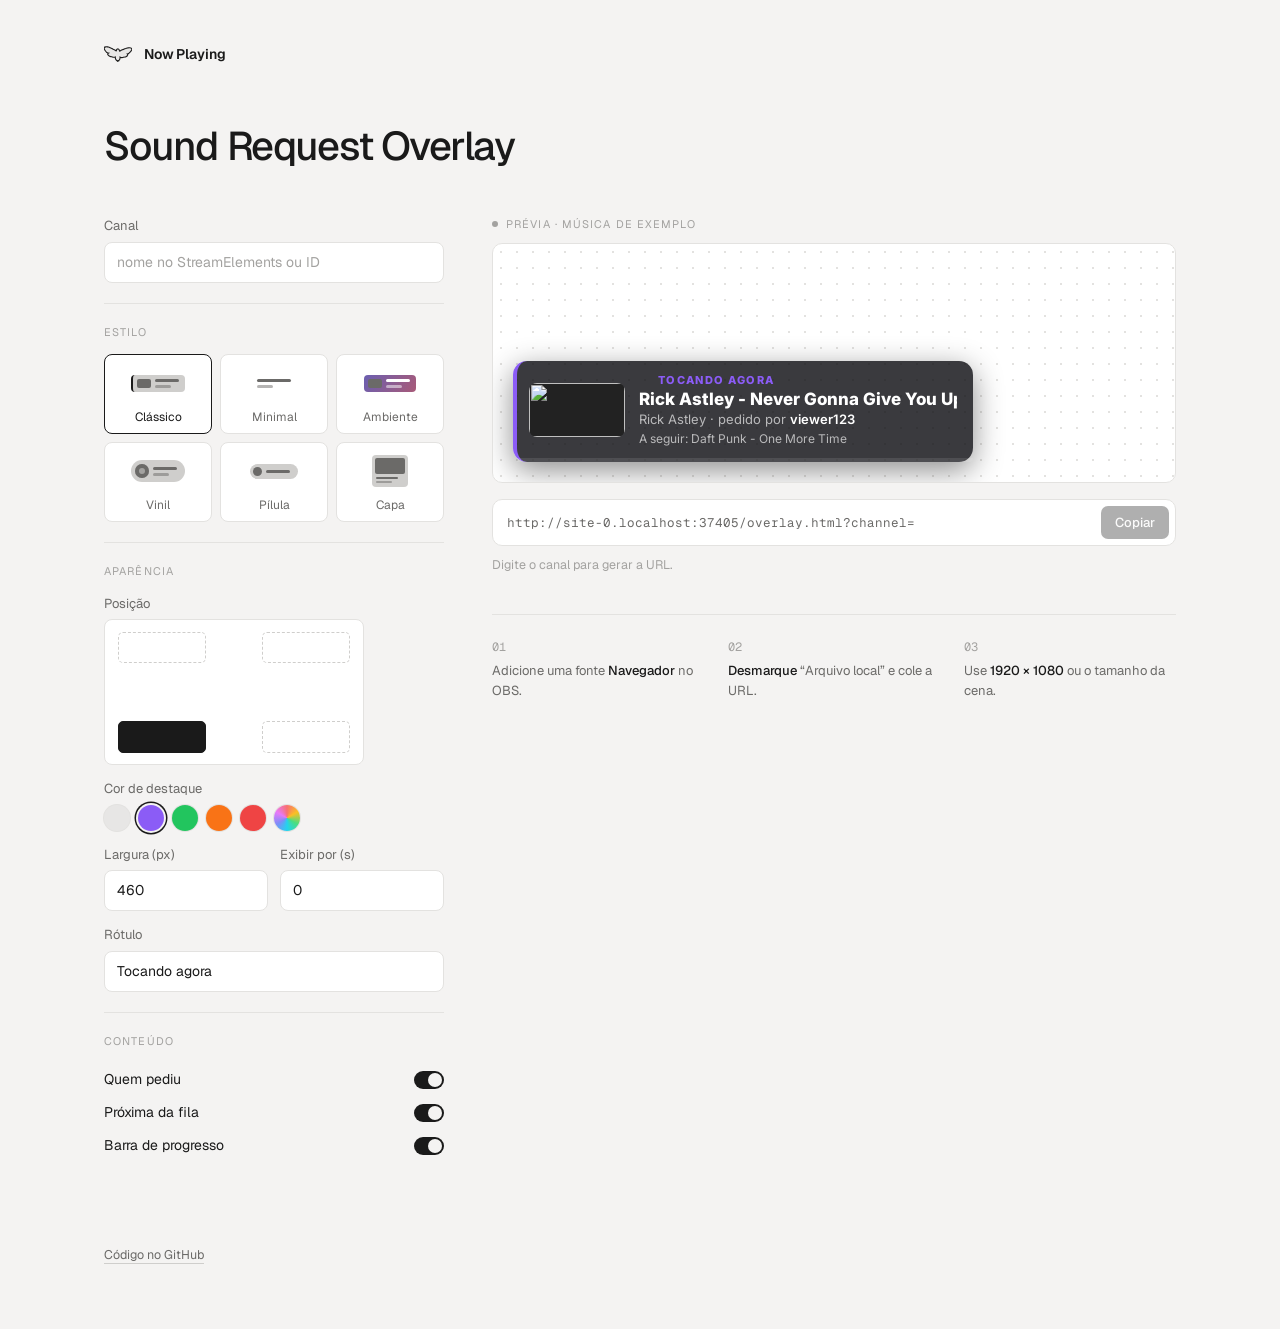
<file: index.html>
<!DOCTYPE html>
<html lang="pt-BR">
<head>
<meta charset="UTF-8">
<meta name="viewport" content="width=device-width, initial-scale=1">
<title>Sound Request Overlay</title>
<link rel="icon" type="image/svg+xml" href="favicon.svg">
<link rel="preconnect" href="https://fonts.googleapis.com">
<link rel="preconnect" href="https://fonts.gstatic.com" crossorigin>
<link href="https://fonts.googleapis.com/css2?family=Geist:wght@400;500;600&family=Geist+Mono:wght@400&display=swap" rel="stylesheet">
<link rel="stylesheet" href="index.css">
</head>
<body>
<div class="wrap">
  <header>
    <img src="favicon.svg" alt="">
    <span class="name">Now Playing</span>
  </header>

  <h1>Sound Request Overlay</h1>

  <div class="layout">
    <form id="form" autocomplete="off" onsubmit="return false">
      <div class="group">
        <label class="field">
          <span>Canal</span>
          <input type="text" id="channel" placeholder="nome no StreamElements ou ID" spellcheck="false">
        </label>
      </div>

      <div class="group">
        <div class="group-title">Estilo</div>
        <div class="themes" role="group" aria-label="Estilo">
            <button type="button" class="theme" data-theme="classic"><span class="mini mini-classic"><span class="m"><i class="a"></i><span class="ls"><i></i><i></i></span></span></span><span>Clássico</span></button>
            <button type="button" class="theme" data-theme="minimal"><span class="mini mini-minimal"><span class="m"><i class="a"></i><span class="ls"><i></i><i></i></span></span></span><span>Minimal</span></button>
            <button type="button" class="theme" data-theme="ambient"><span class="mini mini-ambient"><span class="m"><i class="a"></i><span class="ls"><i></i><i></i></span></span></span><span>Ambiente</span></button>
            <button type="button" class="theme" data-theme="vinyl"><span class="mini mini-vinyl"><span class="m"><i class="a"></i><span class="ls"><i></i><i></i></span></span></span><span>Vinil</span></button>
            <button type="button" class="theme" data-theme="pill"><span class="mini mini-pill"><span class="m"><i class="a"></i><span class="ls"><i></i><i></i></span></span></span><span>Pílula</span></button>
            <button type="button" class="theme" data-theme="cover"><span class="mini mini-cover"><span class="m"><i class="a"></i><span class="ls"><i></i><i></i></span></span></span><span>Capa</span></button>
        </div>
      </div>

      <div class="group">
        <div class="group-title">Aparência</div>
        <div class="field">
          <span>Posição</span>
          <div class="corners" role="group" aria-label="Posição">
            <button type="button" data-pos="top-left" aria-label="Superior esquerda"></button>
            <button type="button" data-pos="top-right" aria-label="Superior direita"></button>
            <button type="button" data-pos="bottom-left" aria-label="Inferior esquerda"></button>
            <button type="button" data-pos="bottom-right" aria-label="Inferior direita"></button>
          </div>
        </div>
        <div class="field">
          <span>Cor de destaque</span>
          <div class="swatches" id="swatches">
            <button type="button" class="swatch" style="--c:#e7e6e5" data-color="#e7e6e5" aria-label="Off-white"></button>
            <button type="button" class="swatch" style="--c:#8b5cf6" data-color="#8b5cf6" aria-label="Violeta"></button>
            <button type="button" class="swatch" style="--c:#22c55e" data-color="#22c55e" aria-label="Verde"></button>
            <button type="button" class="swatch" style="--c:#f97316" data-color="#f97316" aria-label="Laranja"></button>
            <button type="button" class="swatch" style="--c:#ef4444" data-color="#ef4444" aria-label="Vermelho"></button>
            <label class="swatch custom" aria-label="Cor personalizada"><input type="color" id="customColor"></label>
          </div>
        </div>
        <div class="row">
          <label class="field"><span>Largura (px)</span><input type="number" id="width" value="460" min="280" max="1200" step="10"></label>
          <label class="field"><span>Exibir por (s)</span><input type="number" id="showFor" value="0" min="0" placeholder="0 = sempre"></label>
        </div>
        <label class="field"><span>Rótulo</span><input type="text" id="label" value="Tocando agora"></label>
      </div>

      <div class="group">
        <div class="group-title">Conteúdo</div>
        <label class="toggle">Quem pediu<input type="checkbox" id="requester" checked><span class="switch"></span></label>
        <label class="toggle">Próxima da fila<input type="checkbox" id="next" checked><span class="switch"></span></label>
        <label class="toggle">Barra de progresso<input type="checkbox" id="progress" checked><span class="switch"></span></label>
      </div>
    </form>

    <section class="preview-col">
      <div class="stage-label" id="stageLabel"><span class="dot"></span><span id="stageText">Prévia</span></div>
      <div class="stage" id="stage">
        <iframe id="preview" title="Prévia do overlay"></iframe>
      </div>

      <div class="url">
        <code id="url"></code>
        <button type="button" class="btn" id="copy">Copiar</button>
      </div>
      <div class="hint" id="hint"></div>

      <div class="steps">
        <div>Adicione uma fonte <b>Navegador</b> no OBS.</div>
        <div><b>Desmarque</b> “Arquivo local” e cole a URL.</div>
        <div>Use <b>1920 × 1080</b> ou o tamanho da cena.</div>
      </div>
    </section>
  </div>

  <footer>
    <a href="https://github.com/caue-r/sound-request-overlay-streamelements" target="_blank" rel="noopener">Código no GitHub</a>
  </footer>
</div>

<script src="index.js"></script>
</body>
</html>
</file>
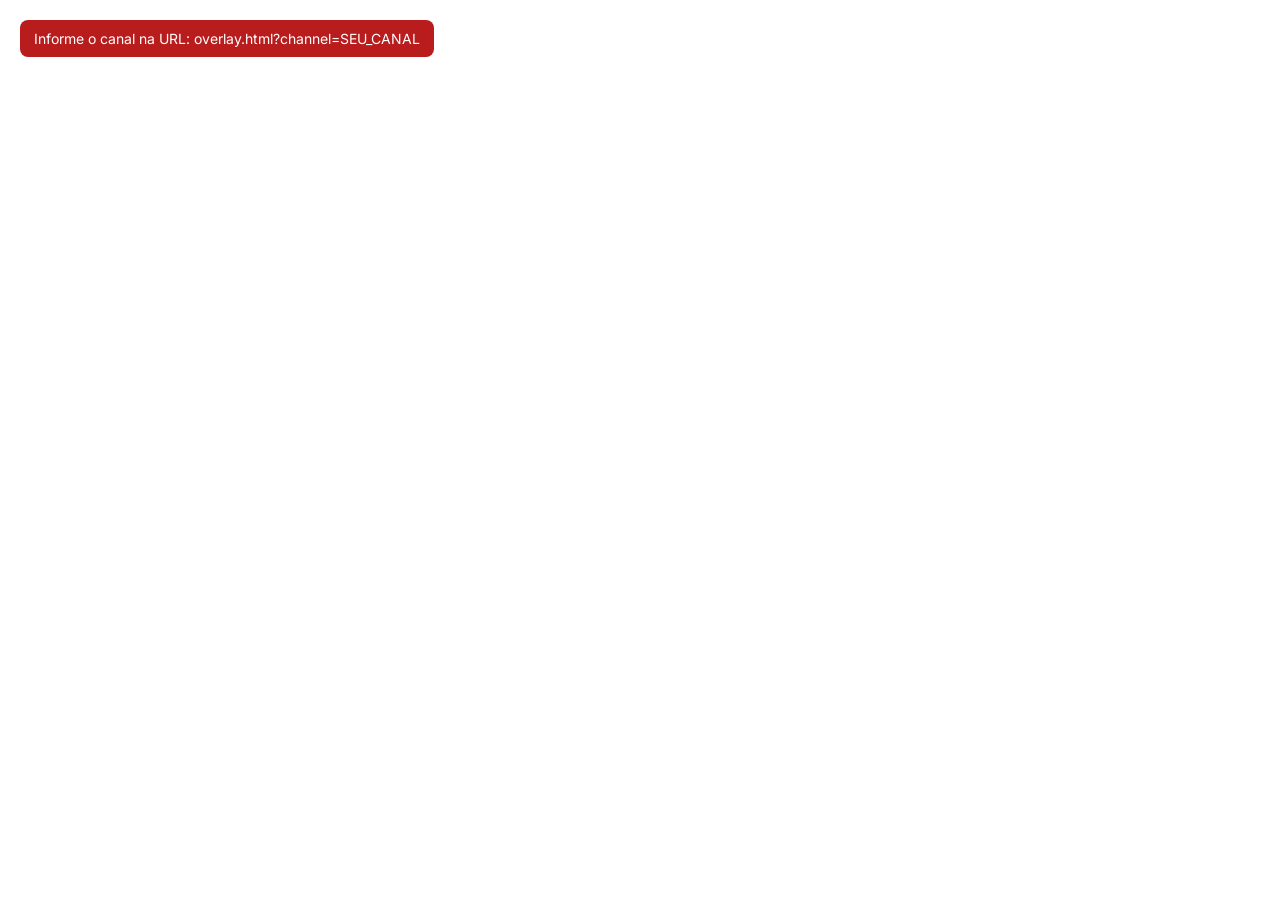
<file: overlay.html>
<!DOCTYPE html>
<html lang="pt-BR">
<head>
<meta charset="UTF-8">
<title>Sound Request Overlay</title>
<link rel="preconnect" href="https://fonts.googleapis.com">
<link href="https://fonts.googleapis.com/css2?family=Inter:wght@400;600;800&display=swap" rel="stylesheet">
<link rel="stylesheet" href="overlay.css">
</head>
<body class="theme-classic">
  <div id="card">
    <div id="bg"></div>
    <div id="art"><img id="thumb" alt=""></div>
    <div id="info">
      <div id="label"><span class="eq"><i></i><i></i><i></i></span><span id="labelText">Tocando agora</span></div>
      <div id="title" class="marquee"><span></span></div>
      <div id="meta"></div>
      <div id="next" class="marquee"><span></span></div>
    </div>
    <div id="progress"><div id="bar"></div></div>
  </div>
  <div id="error"></div>

<script src="overlay.js"></script>
</body>
</html>
</file>
<file: index.css>
:root {
  --bg: #111111;
  --surface: #1a1a1a;
  --line: #2a2a2a;
  --line-strong: #3a3a3a;
  --text: #e7e6e5;
  --muted: #8a8987;
  --faint: #5c5b5a;
  --radius: 10px;
}
@media (prefers-color-scheme: light) {
  :root {
    --bg: #f4f3f2;
    --surface: #ffffff;
    --line: #e3e2e0;
    --line-strong: #cfcecc;
    --text: #1a1a1a;
    --muted: #6b6a68;
    --faint: #a3a2a0;
  }
}

* { box-sizing: border-box; }
html { -webkit-font-smoothing: antialiased; }
body {
  margin: 0; background: var(--bg); color: var(--text);
  font: 14px/1.5 'Geist', system-ui, sans-serif;
}
::selection { background: var(--text); color: var(--bg); }

.wrap { max-width: 1120px; margin: 0 auto; padding: 40px 24px 64px; }

header { display: flex; align-items: center; gap: 12px; margin-bottom: 56px; }
header img { width: 28px; height: 28px; }
header .name { font-weight: 600; letter-spacing: -0.01em; }

h1 {
  font-size: clamp(28px, 4vw, 40px); font-weight: 500;
  letter-spacing: -0.035em; line-height: 1.1; margin: 0 0 48px;
}

.layout { display: grid; grid-template-columns: 340px 1fr; gap: 48px; align-items: start; }
@media (max-width: 880px) { .layout { grid-template-columns: 1fr; gap: 32px; } }

/* ---- form ---- */
.group { padding: 20px 0; border-top: 1px solid var(--line); }
.group:first-child { border-top: 0; padding-top: 0; }
.group-title {
  font-size: 11px; text-transform: uppercase; letter-spacing: 0.1em;
  color: var(--faint); margin-bottom: 14px;
}
.field { display: block; margin-bottom: 14px; }
.field:last-child { margin-bottom: 0; }
.field > span { display: block; color: var(--muted); font-size: 13px; margin-bottom: 6px; }

input[type=text], input[type=number] {
  width: 100%; padding: 9px 12px;
  background: var(--surface); color: var(--text);
  border: 1px solid var(--line); border-radius: 8px;
  font: inherit; outline: none; transition: border-color .15s;
}
input[type=text]:focus, input[type=number]:focus { border-color: var(--muted); }
input::placeholder { color: var(--faint); }
.row { display: grid; grid-template-columns: 1fr 1fr; gap: 12px; }

/* posição: mini tela com 4 cantos */
.corners {
  position: relative; aspect-ratio: 16 / 9; width: 100%; max-width: 260px;
  border: 1px solid var(--line); border-radius: 8px; background: var(--surface);
}
.corners button {
  position: absolute; width: 34%; height: 22%;
  border: 1px dashed var(--line-strong); border-radius: 5px;
  background: transparent; cursor: pointer; transition: all .15s;
}
.corners button:hover { border-color: var(--muted); }
.corners button[aria-pressed=true] { background: var(--text); border: 1px solid var(--text); }
.corners [data-pos=top-left]     { top: 8%;  left: 5%; }
.corners [data-pos=top-right]    { top: 8%;  right: 5%; }
.corners [data-pos=bottom-left]  { bottom: 8%; left: 5%; }
.corners [data-pos=bottom-right] { bottom: 8%; right: 5%; }

/* estilos */
.themes { display: grid; grid-template-columns: repeat(3, 1fr); gap: 8px; }
.theme {
  display: flex; flex-direction: column; align-items: center; gap: 8px;
  padding: 10px 6px 8px; cursor: pointer;
  background: var(--surface); color: var(--muted);
  border: 1px solid var(--line); border-radius: 8px;
  font: 12px 'Geist', sans-serif; transition: border-color .15s, color .15s;
}
.theme:hover { border-color: var(--line-strong); }
.theme[aria-pressed=true] { border-color: var(--text); color: var(--text); }
.mini { height: 36px; width: 100%; display: flex; align-items: center; justify-content: center; }
.mini i { display: block; }
.m { display: flex; align-items: center; gap: 4px; padding: 4px 6px 4px 4px; border-radius: 4px; background: var(--line-strong); }
.m .a { width: 14px; height: 9px; border-radius: 2px; background: var(--muted); flex: none; }
.m .ls { display: flex; flex-direction: column; gap: 3px; }
.m .ls i { height: 3px; width: 24px; border-radius: 2px; background: var(--muted); }
.m .ls i + i { width: 16px; opacity: .5; }
.mini-classic .m { border-left: 2px solid var(--text); }
.mini-minimal .m { background: none; padding: 0; }
.mini-minimal .a { display: none; }
.mini-minimal .ls i { width: 34px; }
.mini-ambient .m { background: linear-gradient(120deg, #6b5fb0, #a85a78); }
.mini-ambient .ls i { background: #fff; }
.mini-vinyl .m { border-radius: 99px; padding-right: 8px; }
.mini-vinyl .a { width: 14px; height: 14px; border-radius: 50%; background: var(--faint); box-shadow: inset 0 0 0 4px var(--muted); }
.mini-pill .m { border-radius: 99px; padding: 3px 8px 3px 3px; }
.mini-pill .a { width: 9px; height: 9px; border-radius: 50%; }
.mini-pill .ls i + i { display: none; }
.mini-cover .m { flex-direction: column; align-items: stretch; padding: 3px; gap: 3px; }
.mini-cover .a { width: 30px; height: 16px; }
.mini-cover .ls { gap: 2px; padding: 0 1px 1px; }
.mini-cover .ls i { width: 22px; height: 2px; }

/* cores */
.swatches { display: flex; gap: 8px; align-items: center; }
.swatch {
  width: 26px; height: 26px; border-radius: 50%; cursor: pointer;
  border: 0; padding: 0; background: var(--c);
  box-shadow: 0 0 0 1px var(--line);
  transition: box-shadow .15s, transform .15s;
}
.swatch:hover { transform: scale(1.08); }
.swatch[aria-pressed=true] { box-shadow: 0 0 0 2px var(--bg), 0 0 0 3.5px var(--text); }
.swatch.custom {
  position: relative; overflow: hidden;
  background: conic-gradient(#f87171, #fbbf24, #4ade80, #22d3ee, #818cf8, #e879f9, #f87171);
}
.swatch.custom input { position: absolute; inset: 0; opacity: 0; cursor: pointer; }

/* toggles */
.toggle {
  display: flex; align-items: center; justify-content: space-between;
  padding: 6px 0; cursor: pointer; user-select: none;
}
.toggle input { position: absolute; opacity: 0; pointer-events: none; }
.switch {
  width: 30px; height: 18px; border-radius: 99px; flex: none;
  background: var(--line-strong); position: relative; transition: background .2s;
}
.switch::after {
  content: ''; position: absolute; top: 2px; left: 2px;
  width: 14px; height: 14px; border-radius: 50%;
  background: var(--bg); transition: transform .2s;
}
.toggle input:checked + .switch { background: var(--text); }
.toggle input:checked + .switch::after { transform: translateX(12px); }
.toggle input:focus-visible + .switch { outline: 2px solid var(--muted); outline-offset: 2px; }

/* ---- preview ---- */
.preview-col { position: sticky; top: 24px; min-width: 0; }
.stage {
  position: relative; height: 240px; overflow: hidden;
  border: 1px solid var(--line); border-radius: var(--radius);
  background-color: var(--surface);
  background-image: radial-gradient(var(--line) 1px, transparent 1px);
  background-size: 16px 16px;
}
.stage iframe {
  position: absolute; top: 0; left: 0; border: 0;
  transform-origin: 0 0; pointer-events: none;
}
.stage-label {
  display: flex; align-items: center; gap: 8px; margin-bottom: 10px;
  font-size: 11px; letter-spacing: 0.1em; text-transform: uppercase; color: var(--faint);
}
.stage-label .dot { width: 6px; height: 6px; border-radius: 50%; background: var(--faint); }
.stage-label.live { color: var(--muted); }
.stage-label.live .dot { background: #ef4444; animation: pulse 1.6s infinite; }
@keyframes pulse { 50% { opacity: .3; } }

.url {
  display: flex; align-items: center; gap: 8px; margin-top: 16px;
  padding: 6px 6px 6px 14px;
  background: var(--surface); border: 1px solid var(--line); border-radius: var(--radius);
}
.url code {
  flex: 1; min-width: 0; overflow: hidden; text-overflow: ellipsis; white-space: nowrap;
  font: 12.5px 'Geist Mono', ui-monospace, monospace; color: var(--muted);
}
.btn {
  flex: none; padding: 8px 14px; border: 0; border-radius: 7px; cursor: pointer;
  background: var(--text); color: var(--bg); font: 500 13px 'Geist', sans-serif;
  transition: opacity .15s;
}
.btn:hover { opacity: .85; }
.btn:disabled { opacity: .35; cursor: not-allowed; }
.hint { color: var(--faint); font-size: 12.5px; margin-top: 10px; min-height: 1.5em; }

.steps {
  display: grid; grid-template-columns: repeat(3, 1fr); gap: 24px;
  margin-top: 40px; padding-top: 24px; border-top: 1px solid var(--line);
  counter-reset: step;
}
@media (max-width: 600px) { .steps { grid-template-columns: 1fr; gap: 16px; } }
.steps div { color: var(--muted); font-size: 13px; counter-increment: step; }
.steps div::before {
  content: counter(step, decimal-leading-zero);
  display: block; font: 12px 'Geist Mono', monospace; color: var(--faint); margin-bottom: 6px;
}
.steps b { color: var(--text); font-weight: 500; }

footer { margin-top: 64px; color: var(--faint); font-size: 12.5px; }
footer a { color: var(--muted); text-decoration: none; border-bottom: 1px solid var(--line-strong); }
footer a:hover { color: var(--text); }
</file>
<file: overlay.css>
:root {
  --accent: #8b5cf6;
  --bg: rgba(15, 15, 20, 0.82);
  --text: #ffffff;
  --muted: rgba(255, 255, 255, 0.65);
  --width: 460px;
  --hide: translateX(-120%);
}
* { box-sizing: border-box; margin: 0; padding: 0; }
html, body { background: transparent; overflow: hidden; font-family: 'Inter', system-ui, sans-serif; }
body.pos-right { --hide: translateX(120%); }

/* ================= base ================= */
#card {
  position: absolute;
  left: 20px; bottom: 20px;
  width: var(--width);
  display: flex; gap: 14px; align-items: center;
  color: var(--text);
  transform: var(--hide);
  opacity: 0;
  transition: transform .6s cubic-bezier(.2, .9, .3, 1.2), opacity .4s ease;
}
#card.show { transform: none; opacity: 1; }
body.pos-right #card { left: auto; right: 20px; }
body.pos-top #card { bottom: auto; top: 20px; }

#bg { display: none; }
#art { position: relative; flex: 0 0 auto; width: 96px; height: 54px; }
#thumb { display: block; width: 100%; height: 100%; object-fit: cover; border-radius: 8px; background: #222; }
#info { position: relative; flex: 1 1 auto; min-width: 0; }
#label {
  font-size: 11px; font-weight: 800; letter-spacing: .12em;
  text-transform: uppercase; color: var(--accent);
  display: flex; align-items: center; gap: 6px;
}
.eq { display: inline-flex; gap: 2px; align-items: flex-end; height: 10px; flex: none; }
.eq i { width: 3px; background: var(--accent); animation: eq 1s infinite ease-in-out; }
.eq i:nth-child(2) { animation-delay: .2s; }
.eq i:nth-child(3) { animation-delay: .4s; }
@keyframes eq { 0%, 100% { height: 3px; } 50% { height: 10px; } }

.marquee { overflow: hidden; white-space: nowrap; }
.marquee span { display: inline-block; }
.marquee.scroll span { animation: marquee var(--dur, 10s) linear infinite; padding-right: 60px; }
@keyframes marquee { 0%, 15% { transform: translateX(0); } 100% { transform: translateX(-50%); } }

#title { font-size: 17px; font-weight: 800; margin-top: 2px; }
#meta { font-size: 13px; color: var(--muted); margin-top: 2px; white-space: nowrap; overflow: hidden; text-overflow: ellipsis; }
#meta b { color: var(--text); font-weight: 600; }
#meta .req:not(:first-child)::before { content: ' · '; }
#next { font-size: 12px; color: var(--muted); margin-top: 4px; }

#progress {
  position: absolute; left: 0; right: 0; bottom: 0;
  height: 4px; overflow: hidden;
  background: rgba(255, 255, 255, 0.1);
}
#bar { height: 100%; width: 0; background: var(--accent); transition: width 1s linear; }

/* ================= classic ================= */
.theme-classic #card {
  padding: 12px 16px 16px 12px;
  background: var(--bg);
  border-left: 4px solid var(--accent);
  border-radius: 14px;
  box-shadow: 0 8px 30px rgba(0, 0, 0, 0.45);
}
.theme-classic #progress { border-radius: 0 0 14px 0; }

/* ================= minimal: só texto, sem fundo ================= */
.theme-minimal #card {
  --hide: translateY(16px);
  padding-bottom: 10px;
  text-shadow: 0 1px 2px rgba(0, 0, 0, .8), 0 0 18px rgba(0, 0, 0, .5);
}
.theme-minimal.pos-right #card { text-align: right; }
.theme-minimal.pos-right #label { justify-content: flex-end; }
.theme-minimal #art { display: none; }
.theme-minimal #label { font-weight: 600; letter-spacing: .2em; }
.theme-minimal #title { font-size: 22px; font-weight: 600; letter-spacing: -0.01em; margin-top: 4px; }
.theme-minimal #meta { color: rgba(255, 255, 255, .8); }
.theme-minimal #progress { height: 2px; border-radius: 2px; background: rgba(255, 255, 255, .2); box-shadow: 0 1px 3px rgba(0, 0, 0, .5); }

/* ================= ambient: capa desfocada como fundo ================= */
.theme-ambient #card {
  padding: 14px 18px 18px 14px; gap: 16px;
  border-radius: 18px; overflow: hidden;
  background: #111;
  box-shadow: 0 10px 40px rgba(0, 0, 0, .5);
}
.theme-ambient #bg {
  display: block; position: absolute; inset: -30px;
  background-size: cover; background-position: center;
  filter: blur(26px) brightness(.5) saturate(1.5);
}
.theme-ambient #art { width: 112px; height: 63px; }
.theme-ambient #thumb { border-radius: 10px; box-shadow: 0 6px 18px rgba(0, 0, 0, .5); }
.theme-ambient #label { color: rgba(255, 255, 255, .85); }
.theme-ambient .eq i { background: rgba(255, 255, 255, .85); }
.theme-ambient #progress { left: 14px; right: 14px; bottom: 8px; height: 3px; border-radius: 3px; background: rgba(255, 255, 255, .18); }
.theme-ambient #bar { background: #fff; }

/* ================= vinyl: disco girando ================= */
.theme-vinyl #card {
  padding: 10px 28px 16px 10px; gap: 16px;
  background: var(--bg);
  border-radius: 60px;
  box-shadow: 0 8px 30px rgba(0, 0, 0, .45);
}
.theme-vinyl #art {
  width: 76px; height: 76px; border-radius: 50%;
  background: #0b0b0b; padding: 9px;
  box-shadow: 0 0 0 2px var(--accent);
  animation: spin 5s linear infinite;
}
.theme-vinyl #art::before {
  content: ''; position: absolute; inset: 0; border-radius: 50%; z-index: 1;
  background: repeating-radial-gradient(circle, transparent 0 2px, rgba(255, 255, 255, .05) 2px 3px);
}
.theme-vinyl #art::after {
  content: ''; position: absolute; z-index: 2; left: 50%; top: 50%;
  width: 10px; height: 10px; margin: -5px 0 0 -5px; border-radius: 50%;
  background: #0b0b0b; box-shadow: 0 0 0 2px rgba(255, 255, 255, .25);
}
.theme-vinyl #thumb { border-radius: 50%; }
@keyframes spin { to { transform: rotate(360deg); } }
.theme-vinyl #progress { left: 104px; right: 28px; bottom: 8px; height: 3px; border-radius: 3px; }

/* ================= pill: compacto, uma linha ================= */
.theme-pill #card {
  width: auto; max-width: var(--width);
  padding: 6px 20px 6px 6px; gap: 12px;
  background: var(--bg);
  border-radius: 999px;
  box-shadow: 0 6px 20px rgba(0, 0, 0, .4);
}
.theme-pill #art { width: 34px; height: 34px; }
.theme-pill #thumb { border-radius: 50%; }
.theme-pill #info { display: flex; align-items: center; gap: 10px; }
.theme-pill #labelText, .theme-pill #next, .theme-pill #meta .ch { display: none !important; }
.theme-pill #title { font-size: 15px; font-weight: 700; margin: 0; min-width: 0; }
.theme-pill #meta { margin: 0; flex: none; font-size: 13px; }
.theme-pill #meta .req::before { content: ''; }
.theme-pill #progress { left: 50px; right: 20px; bottom: 3px; height: 2px; border-radius: 2px; background: none; }

/* ================= cover: capa grande em cima ================= */
.theme-cover #card {
  width: min(var(--width), 320px);
  flex-direction: column; align-items: stretch; gap: 12px;
  padding: 10px 10px 18px;
  background: var(--bg);
  border-radius: 16px;
  box-shadow: 0 10px 34px rgba(0, 0, 0, .5);
}
.theme-cover #art { width: 100%; height: auto; aspect-ratio: 16 / 9; }
.theme-cover #thumb { border-radius: 10px; }
.theme-cover #info { padding: 0 6px; }
.theme-cover #title { font-size: 18px; }
.theme-cover #progress { left: 16px; right: 16px; bottom: 8px; height: 3px; border-radius: 3px; }

#error {
  position: absolute; left: 20px; top: 20px;
  padding: 10px 14px; border-radius: 8px;
  background: #b91c1c; color: #fff; font-size: 14px;
  display: none;
}
</file>
